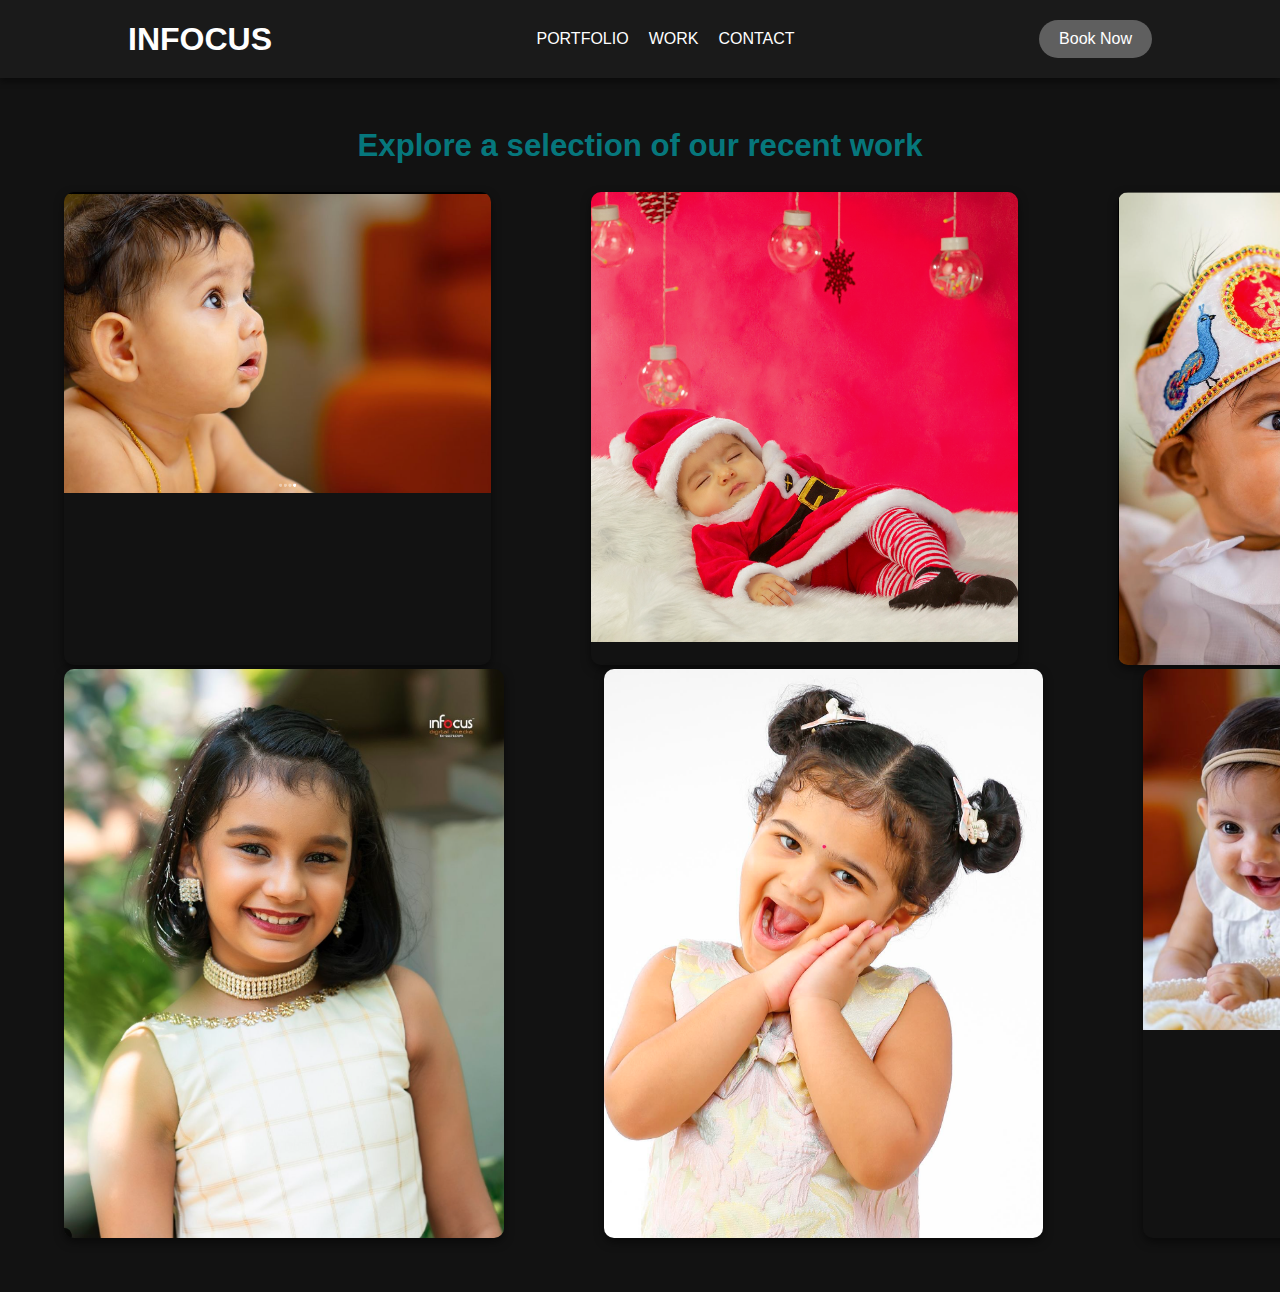
<file: baby.html>
<!DOCTYPE html>
<html lang="en">
<head>
    <meta charset="UTF-8">
    <meta name="viewport" content="width=device-width, initial-scale=1.0">
    <title>INFOCUS DIGITAL MEDIA</title>
    <link rel="stylesheet" href="wedding.css">
</head>
<body>
    <header>
        <div class="logo"><a href="index.html">INFOCUS</a></div>
        <nav>
            <ul>
                
                <li><a href="portfolio.html">PORTFOLIO</a></li>
                <li><a href="works.html">WORK</a></li>
                <li><a href="contact.html">CONTACT</a></li>
            </ul>
        </nav>
        <a href="booking.html" class="cta-button">Book Now</a>
    </header>
 <!--Gallerryyyyyy-->


<body>
    <!-- Gallery Section -->
    <section class="gallery" id="gallery">
        <h2>Explore a selection of our recent work</h2><br>
        
        <div class="gallery-grid">
            <div class="gallery-item">
                <img src="foto/25.png" alt="Photo 1">
            </div>
            <div class="gallery-item">
                <img src="foto/27.png" alt="Photo 2">
            </div>
            <div class="gallery-item">
                <img src="foto/28.png" alt="Photo 3">
            </div>
        </div>
        <div class="gallery-grid">
            <div class="gallery-item">
                <img src="foto/170.png" alt="Photo 4">
            </div>
            <div class="gallery-item">
                <img src="foto/200.png" alt="Photo 5">
            </div>
            <div class="gallery-item">
                <img src="foto/24.png" alt="Photo 6">
            </div>
        </div>
            <!-- Add more images as needed -->
        
    </section>
</body>
</html>
</file>
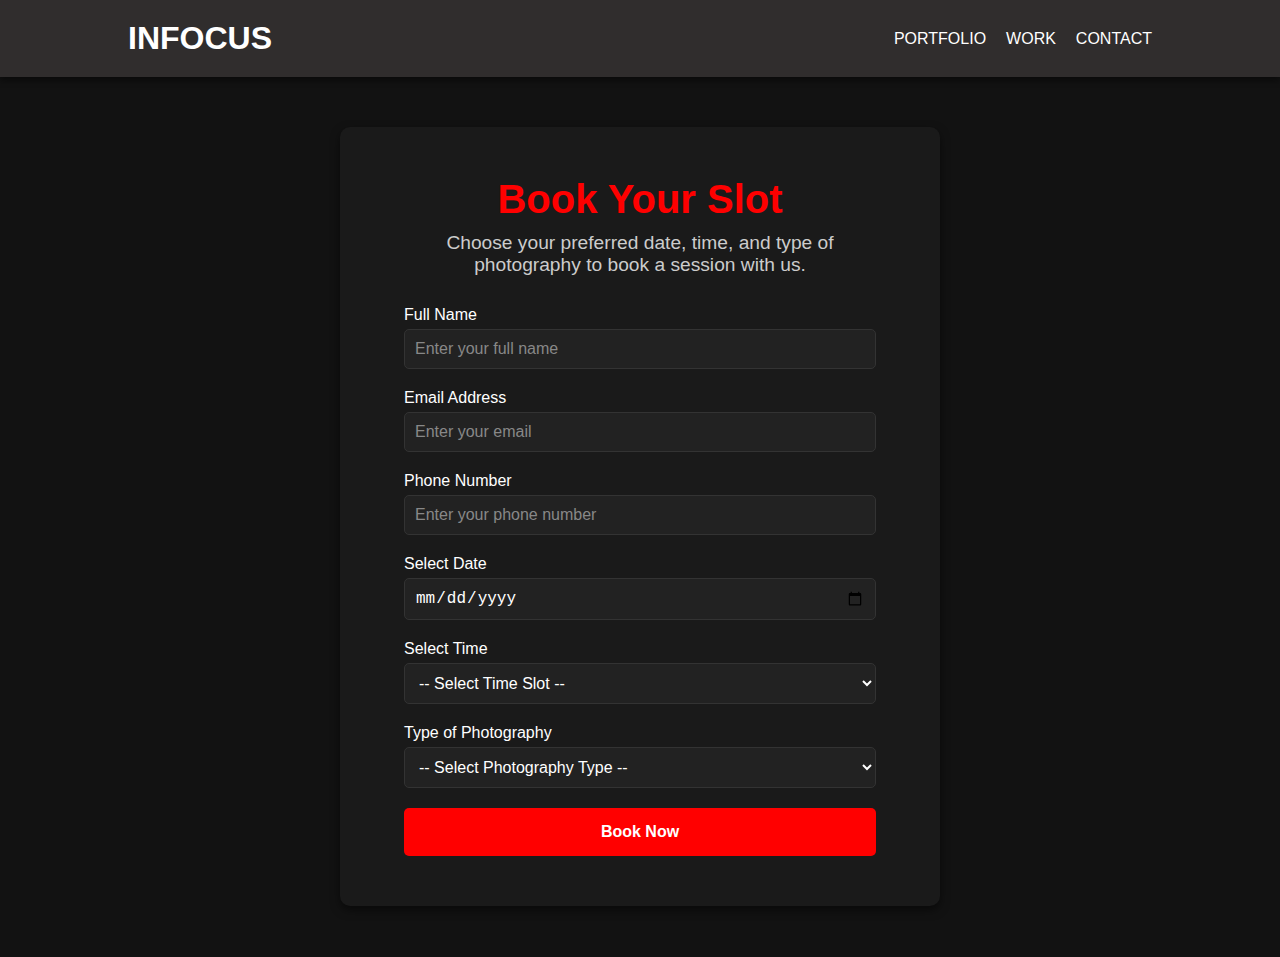
<file: booking.html>
<!DOCTYPE html>
<html lang="en">
<head>
    <meta charset="UTF-8">
    <meta name="viewport" content="width=device-width, initial-scale=1.0">
    <title>Slot Booking</title>
    <link rel="stylesheet" href="booking.css">
</head>
<body>
    <header>
        <div class="logo"><a href="index.html">INFOCUS</a> </div>
        <nav>
            <ul>
                
                <li><a href="portfolio.html">PORTFOLIO</a></li>
                <li><a href="works.html">WORK</a></li>
                <li><a href="contact.html">CONTACT</a></li>
            </ul>
        </nav>
        
    </header>
    <section class="booking-section">
        <h2>Book Your Slot</h2>
        <p class="booking-description">Choose your preferred date, time, and type of photography to book a session with us.</p>
        <form class="booking-form">
            <div class="form-group">
                <label for="name">Full Name</label>
                <input type="text" id="name" name="name" placeholder="Enter your full name" required>
            </div>
            <div class="form-group">
                <label for="email">Email Address</label>
                <input type="email" id="email" name="email" placeholder="Enter your email" required>
            </div>
            <div class="form-group">
                <label for="phone">Phone Number</label>
                <input type="tel" id="phone" name="phone" placeholder="Enter your phone number" required>
            </div>
            <div class="form-group">
                <label for="date">Select Date</label>
                <input type="date" id="date" name="date" required>
            </div>
            <div class="form-group">
                <label for="time">Select Time</label>
                <select id="time" name="time" required>
                    <option value="">-- Select Time Slot --</option>
                    <option value="10am-11am">10:00 AM - 11:00 AM</option>
                    <option value="11am-12pm">11:00 AM - 12:00 PM</option>
                    <option value="12pm-1pm">12:00 PM - 1:00 PM</option>
                    <option value="2pm-3pm">2:00 PM - 3:00 PM</option>
                    <option value="3pm-4pm">3:00 PM - 4:00 PM</option>
                </select>
            </div>
            <div class="form-group">
                <label for="photography">Type of Photography</label>
                <select id="photography" name="photography" required>
                    <option value="">-- Select Photography Type --</option>
                    <option value="wedding">Wedding Photography</option>
                    <option value="portrait">Portrait Photography</option>
                    <option value="product">Product Photography</option>
                    <option value="event">Event Photography</option>
                    <option value="landscape">Landscape Photography</option>
                </select>
            </div>
            <button type="submit" class="booking-btn">Book Now</button>
        </form>
    </section>
</body>
</html>
</file>
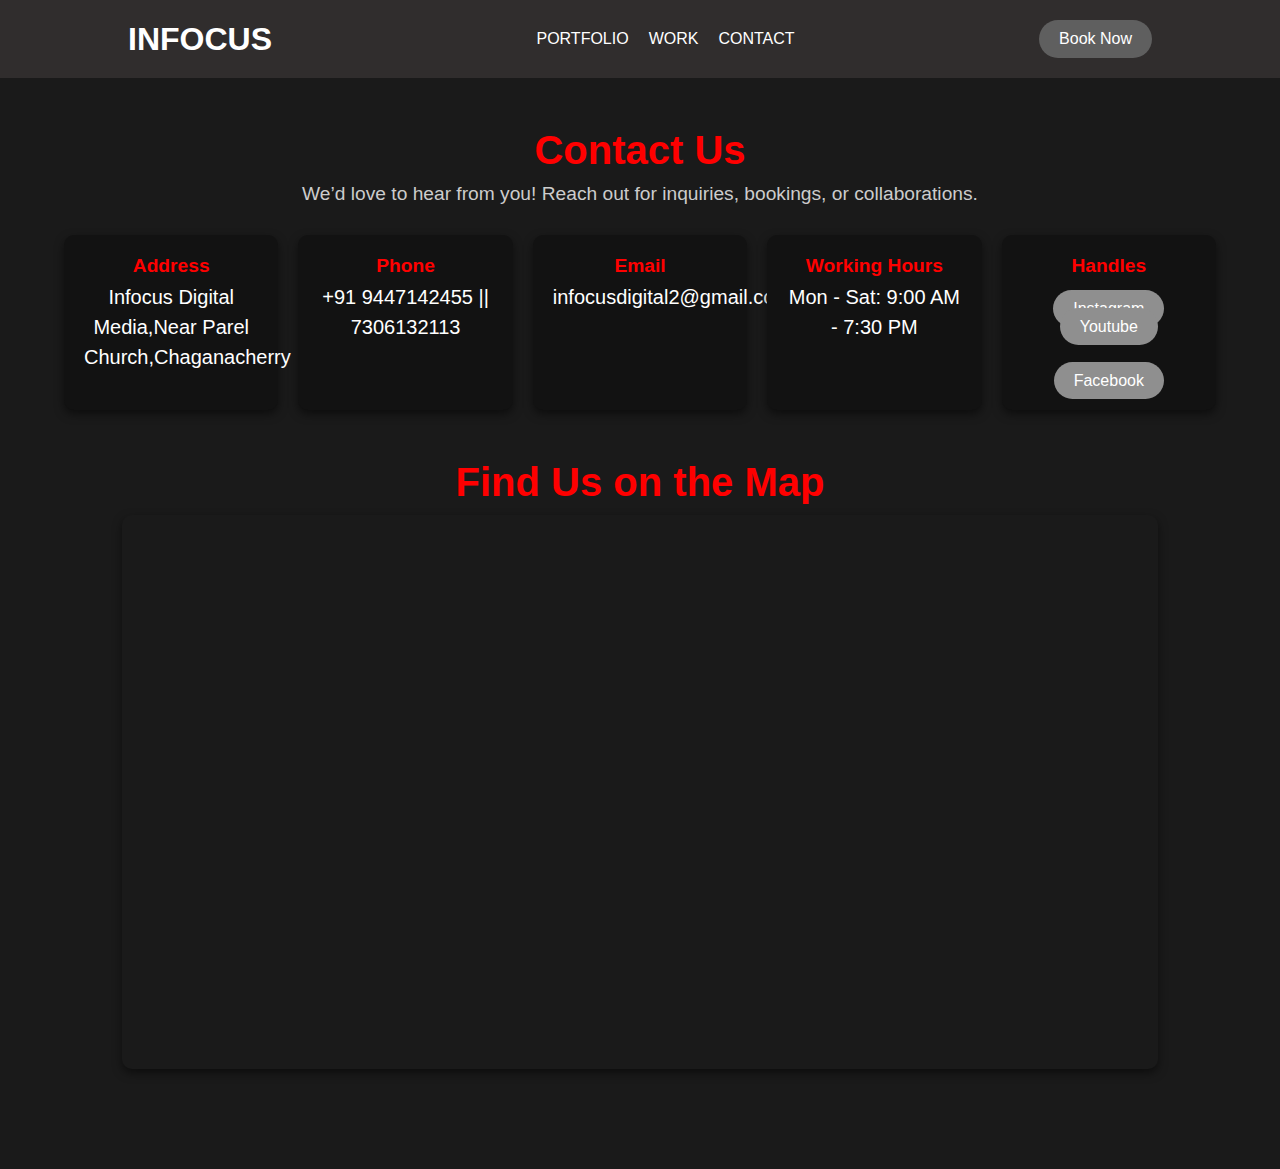
<file: contact.html>
<!DOCTYPE html>
<html lang="en">
<head>
    <meta charset="UTF-8">
    <meta name="viewport" content="width=device-width, initial-scale=1.0">
    <title>Contact Us</title>
    <link rel="stylesheet" href="contact.css">
</head>
<body>
    <header>
        <div class="logo"><a href="index.html">INFOCUS</a> </div>
        <nav>
            <ul>
                
                <li><a href="portfolio.html">PORTFOLIO</a></li>
                <li><a href="works.html">WORK</a></li>
                <li><a href="contact.html">CONTACT</a></li>
            </ul>
        </nav>
        <a href="booking.html" class="cta-button">Book Now</a>
    </header>
    <!-- Contact Section -->
    <section class="contact" id="contact">
        <h2>Contact Us</h2>
        <p class="contact-description">We’d love to hear from you! Reach out for inquiries, bookings, or collaborations.</p>
        <div class="contact-info">
            <div class="contact-item">
                <i class="fas fa-map-marker-alt"></i>
                <h2>Address</h2>
                <p>Infocus Digital Media,Near Parel Church,Chaganacherry</p>
            </div>
            <div class="contact-item">
                <i class="fas fa-phone-alt"></i>
                <h2>Phone</h2>
                <p>+91 9447142455 || 7306132113</p>
            </div>
            <div class="contact-item">
                <i class="fas fa-envelope"></i>
                <h2>Email</h2>
                <p>infocusdigital2@gmail.com</p>
            </div>
            <div class="contact-item">
                <i class="fas fa-clock"></i>
                <h2>Working Hours</h2>
                <p>Mon - Sat: 9:00 AM - 7:30 PM</p>
            </div>
            <div class="contact-item">
                <i class="fas fa-map-marker-alt"></i>
                <h2>Handles</h2><br>
                <a href="https://www.instagram.com/infocus_digital_media/" class="ct-button">Instagram</a>
                <a href="https://www.youtube.com/channel/UCrg8xzkPzfPZZhGVhfIKP_A" class="ct-button">Youtube</a><br>
                <br><br><a href="https://www.facebook.com/chackochen4/" class="ct-button">Facebook</a>
            </div>
        </div>
        <section class="map">
            <h2>Find Us on the Map</h2>
            <div class="map-container">
                
                <iframe src="https://www.google.com/maps/embed?pb=!1m18!1m12!1m3!1d1279.8477790052311!2d76.54987960973246!3d9.45398027582598!2m3!1f0!2f0!3f0!3m2!1i1024!2i768!4f13.1!3m3!1m2!1s0x3b0625fdd76afdc9%3A0xd9906969593d95e3!2sInfocus%20Digital%20Media!5e1!3m2!1sen!2sin!4v1731710134114!5m2!1sen!2sin" width="1900" height="550" style="border:0;" allowfullscreen="" loading="lazy" referrerpolicy="no-referrer-when-downgrade"></iframe>
            </div>
        </section>
        
    </section>
</body>
</html>
</file>
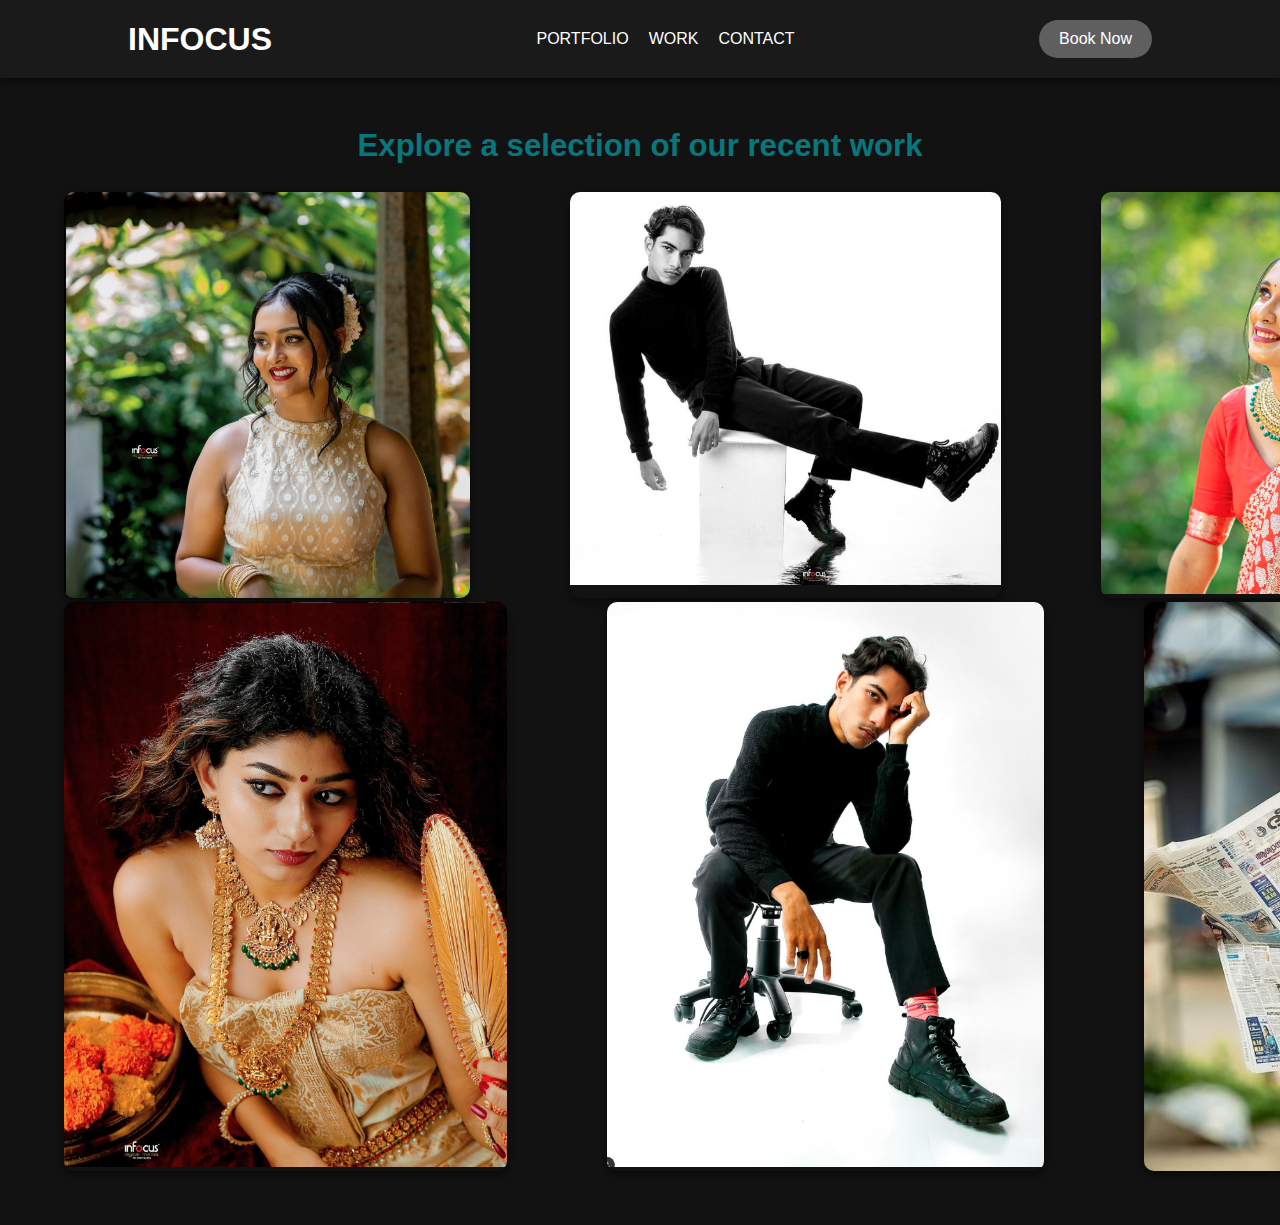
<file: portrait.html>
<!DOCTYPE html>
<html lang="en">
<head>
    <meta charset="UTF-8">
    <meta name="viewport" content="width=device-width, initial-scale=1.0">
    <title>INFOCUS DIGITAL MEDIA</title>
    <link rel="stylesheet" href="portrait.css">
</head>
<body>
    <header>
        <div class="logo"><a href="index.html">INFOCUS</a> </div>
        <nav>
            <ul>
                
                <li><a href="portfolio.html">PORTFOLIO</a></li>
                <li><a href="works.html">WORK</a></li>
                <li><a href="contact.html">CONTACT</a></li>
            </ul>
        </nav>
        <a href="booking.html" class="cta-button">Book Now</a>
    </header>

    <!--Gallerryyyyyy-->


<body>
    <!-- Gallery Section -->
    <section class="gallery" id="gallery">
        <h2>Explore a selection of our recent work</h2><br>
        
        <div class="gallery-grid">
            <div class="gallery-item">
                <img src="foto/22.png" alt="Photo 1">
            </div>
            <div class="gallery-item">
                <img src="foto/20.jpg" alt="Photo 2">
            </div>
            <div class="gallery-item">
                <img src="foto/070.png" alt="Photo 3">
            </div>
        </div>
        <div class="gallery-grid">
            <div class="gallery-item">
                <img src="foto/100.png" alt="Photo 4">
            </div>
            <div class="gallery-item">
                <img src="foto/190.png" alt="Photo 5">
            </div>
            <div class="gallery-item">
                <img src="foto/29.png" alt="Photo 6">
            </div>
        </div>
            <!-- Add more images as needed -->
        
    </section>
</body>
</html>
</file>
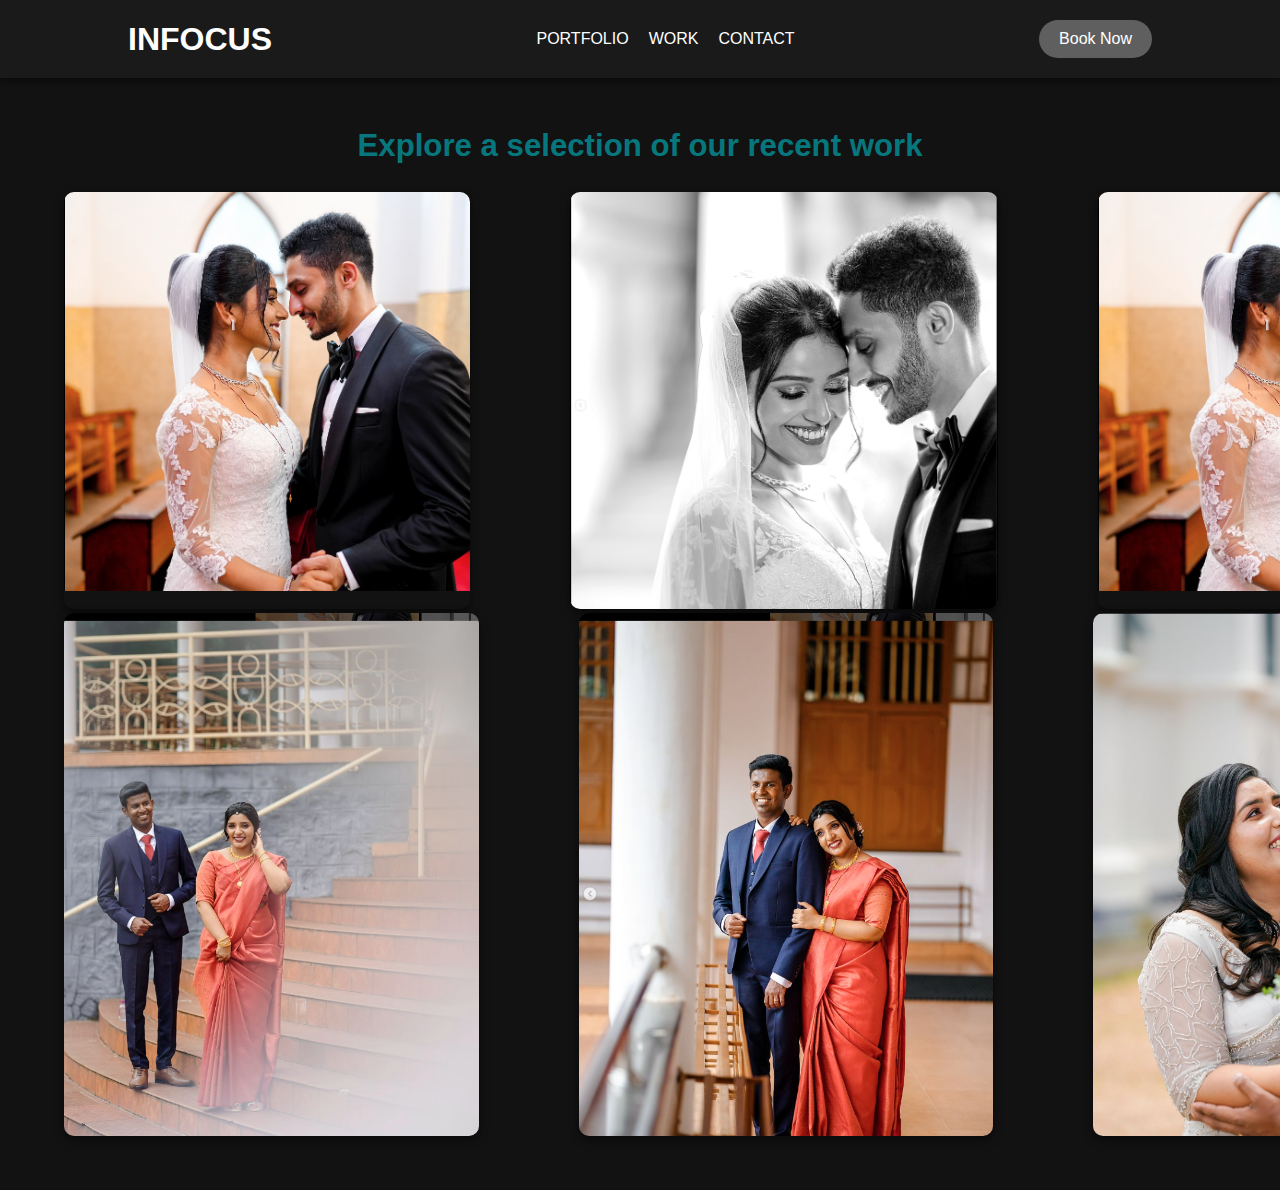
<file: wedding.html>
<!DOCTYPE html>
<html lang="en">
<head>
    <meta charset="UTF-8">
    <meta name="viewport" content="width=device-width, initial-scale=1.0">
    <title>INFOCUS DIGITAL MEDIA</title>
    <link rel="stylesheet" href="wedding.css">
</head>
<body>
    <header>
        <div class="logo"><a href="index.html">INFOCUS</a></div>
        <nav>
            <ul>
                
                <li><a href="portfolio.html">PORTFOLIO</a></li>
                <li><a href="works.html">WORK</a></li>
                <li><a href="contact.html">CONTACT</a></li>
            </ul>
        </nav>
        <a href="booking.html" class="cta-button">Book Now</a>
    </header>
 <!--Gallerryyyyyy-->


<body>
    <!-- Gallery Section -->
    <section class="gallery" id="gallery">
        <h2>Explore a selection of our recent work</h2><br>
        
        <div class="gallery-grid">
            <div class="gallery-item">
                <img src="foto/010.png" alt="Photo 1">
            </div>
            <div class="gallery-item">
                <img src="foto/020.png" alt="Photo 2">
            </div>
            <div class="gallery-item">
                <img src="foto/010.png" alt="Photo 3">
            </div>
        </div>
        <div class="gallery-grid">
            <div class="gallery-item">
                <img src="foto/040.png" alt="Photo 4">
            </div>
            <div class="gallery-item">
                <img src="foto/050.png" alt="Photo 5">
            </div>
            <div class="gallery-item">
                <img src="foto/060.png" alt="Photo 6">
            </div>
        </div>
            <!-- Add more images as needed -->
        
    </section>
</body>
</html>
</file>
<file: wedding.css>
/*header*/

* {
    margin: 0;
    padding: 0;
    box-sizing: border-box;
}

body {
    font-family: Arial, sans-serif;
    background-color: #afafaf;
    color: #ffffff;
}

header {
    display: flex;
    align-items: center;
    justify-content: space-between;
    padding: 20px 10%;
    background-color: #1a1a1a;
    box-shadow: 0px 4px 6px rgba(0, 0, 0, 0.4);
}

.logo {
    font-size: 1.8rem;
    font-weight: bold;
    color: #ffffff;
    cursor: pointer;
}
.logo a {
    text-decoration: none;
    color: #ffffff;
    font-size: 2rem;
    transition: color 0.3s ease;
}

nav ul {
    display: flex;
    list-style: none;
}

nav ul li {
    margin-left: 20px;
}

nav ul li a {
    text-decoration: none;
    color: #ffffff;
    font-size: 1rem;
    transition: color 0.3s ease;
}

nav ul li a:hover {
    color: #ff0000; /* Accent color for hover effect */
}

.cta-button {
    background-color: #5f5f5f;
    color: #ffffff;
    padding: 10px 20px;
    border-radius: 25px;
    text-decoration: none;
    font-size: 1rem;
    transition: background-color 0.3s ease;
}

.cta-button:hover {
    background-color: #ff0000;
}
/* galerryyyy*/

* {
    margin: 0;
    padding: 0;
    box-sizing: border-box;
}

body {
    font-family: Arial, sans-serif;
    background-color: #121212;
    color: #ffffff;
}

.gallery {
    padding: 50px 5%;
    text-align: center;
    color: #ffffff;
}

.gallery h2 {
    font-size:1.95rem;
    margin-bottom: 10px;
    color: #00acb5ad; /* Accent color */
}

.gallery-description {
    font-size: 1.2rem;
    color: #cccccc;
    margin-bottom: 30px;
}

.gallery-grid {
    display:inline-flex ;
    grid-template-columns: repeat(auto-fit, minmax(250px, 1fr));
    gap: 100px;
    width: 90rem;
    align-content: center;
}

.gallery-item {
    position: relative;
    overflow: hidden;
    border-radius: 10px;
    box-shadow: 0px 4px 10px rgba(0, 0, 0, 0.5);
}

.gallery-item img {
    width: 100%;
    height: auto;
    display: block;
    transition: transform 0.3s ease;
}

.gallery-item:hover img {
    transform: scale(1.05); /* Slight zoom effect on hover */
}
</file>
<file: booking.css>
* {
    margin: 0;
    padding: 0;
    box-sizing: border-box;
}

body {
    font-family: Arial, sans-serif;
    background-color: #afafaf;
    color: #ff0000;
}

header {
    display: flex;
    align-items: center;
    justify-content: space-between;
    padding: 20px 10%;
    background-color: #302d2d;
    box-shadow: 0px 4px 6px rgba(0, 0, 0, 0.4);
}

.logo {
    font-size: 1.8rem;
    font-weight: bold;
    color: #ffffff;
    cursor: pointer;
    
}

.logo a {
    text-decoration: none;
    color: #ffffff;
    transition: color 0.9s ease;
    
    font-size: 2rem;
    
}

nav ul {
    display: flex;
    list-style: none;
}

nav ul li {
    margin-left: 20px;
}

nav ul li a {
    text-decoration: none;
    color: #ffffff;
    font-size: 1rem;
    transition: color 0.9s ease;
}

nav ul li a:hover {
    color: #ff0000; /* Accent color for hover effect */
}

.cta-button {
    background-color: #5f5f5f;
    color: #ffffff;
    padding: 10px 20px;
    border-radius: 25px;
    text-decoration: none;
    font-size: 1rem;
    transition: background-color 0.3s ease;
}

.cta-button:hover {
    background-color: #ff0000;
}

/*booking*/
body {
    font-family: Arial, sans-serif;
    background-color: #121212;
    color: #ffffff;
    margin: 0;
    padding: 0;
}

.booking-section {
    padding: 50px 5%;
    text-align: center;
    background-color: #1a1a1a;
    border-radius: 10px;
    max-width: 600px;
    margin: 50px auto;
    box-shadow: 0 4px 10px rgba(0, 0, 0, 0.5);
}

.booking-section h2 {
    font-size: 2.5rem;
    color: #ff0000;
    margin-bottom: 10px;
}

.booking-description {
    font-size: 1.2rem;
    color: #cccccc;
    margin-bottom: 30px;
}

.booking-form {
    display: flex;
    flex-direction: column;
    gap: 20px;
}

.form-group {
    text-align: left;
}

.form-group label {
    display: block;
    margin-bottom: 5px;
    font-size: 1rem;
    color: #ffffff;
}

.form-group input,
.form-group select {
    width: 100%;
    padding: 10px;
    font-size: 1rem;
    border: 1px solid #333333;
    border-radius: 5px;
    background-color: #222222;
    color: #ffffff;
}

.form-group input::placeholder {
    color: #888888;
}

.form-group input:focus,
.form-group select:focus {
    outline: none;
    border-color: #ff0000;
}

.booking-btn {
    padding: 15px;
    font-size: 1rem;
    font-weight: bold;
    color: #ffffff;
    background-color: #ff0000;
    border: none;
    border-radius: 5px;
    cursor: pointer;
    transition: background-color 0.3s;
}

.booking-btn:hover {
    background-color: #009aa0;
}
</file>
<file: contact.css>
* {
    margin: 0;
    padding: 0;
    box-sizing: border-box;
}

body {
    font-family: Arial, sans-serif;
    background-color: #afafaf;
    color: #ff0000;
}

header {
    display: flex;
    align-items: center;
    justify-content: space-between;
    padding: 20px 10%;
    background-color: #302d2d;
    box-shadow: 0px 4px 6px rgba(0, 0, 0, 0.4);
}

.logo {
    font-size: 1.8rem;
    font-weight: bold;
    color: #ffffff;
    cursor: pointer;
    
}

.logo a {
    text-decoration: none;
    color: #ffffff;
    transition: color 0.9s ease;
    
    font-size: 2rem;
    
}

nav ul {
    display: flex;
    list-style: none;
}

nav ul li {
    margin-left: 20px;
}

nav ul li a {
    text-decoration: none;
    color: #ffffff;
    font-size: 1rem;
    transition: color 0.9s ease;
}

nav ul li a:hover {
    color: #ff0000; /* Accent color for hover effect */
}

.cta-button {
    background-color: #5f5f5f;
    color: #ffffff;
    padding: 10px 20px;
    border-radius: 25px;
    text-decoration: none;
    font-size: 1rem;
    transition: background-color 0.3s ease;
}

.cta-button:hover {
    background-color: #ff0000;
}

/*contact*/
.contact {
    padding: 50px 5%;
    text-align: center;
    background-color: #1a1a1a;
    color: #ffffff;
}

.contact h2 {
    font-size: 2.5rem;
    color: #ff0000;
    margin-bottom: 10px;
}

.contact-description {
    font-size: 1.2rem;
    color: #cccccc;
    margin-bottom: 30px;
}

.contact-info {
    display: grid;
    grid-template-columns: repeat(auto-fit, minmax(200px, 1fr));
    gap: 20px;
    margin-top: 20px;
}

.contact-item {
    background-color: #121212;
    padding: 20px;
    border-radius: 10px;
    box-shadow: 0px 4px 10px rgba(0, 0, 0, 0.5);
    text-align: center;
}

.contact-item i {
    font-size: 2rem;
    color: #00adb5;
    margin-bottom: 10px;
}

.contact-item h2 {
    font-size: 1.2rem;
    color: #ff0000;
    margin-bottom: 5px;
}

.contact-item p {
    font-size: 20px;
    color: #ffffff;
    line-height: 1.5;
}
/* map*/
.map {
    text-align: center;
    padding: 50px 5%;
    background-color: #1a1a1a;
    color: #ffffff;
}

.map h2 {
    font-size: 2.5rem;
    color: #ff0000;
    
}

.map-container {
    border-radius: 10px;
    overflow: hidden;
    box-shadow: 0px 4px 10px rgba(0, 0, 0, 0.5);
}
.ct-button {
    background-color: #8f8f8f;
    color: #ffffff;
    padding: 10px 20px;
    border-radius: 25px;
    text-decoration: none;
    font-size: 1rem;
    transition: background-color 0.3s ease;
    
}

.ct-button:hover {
    background-color: #ff0000;
}
</file>
<file: portrait.css>
/*header*/

* {
    margin: 0;
    padding: 0;
    box-sizing: border-box;
}

body {
    font-family: Arial, sans-serif;
    background-color: #afafaf;
    color: #ffffff;
}

header {
    display: flex;
    align-items: center;
    justify-content: space-between;
    padding: 20px 10%;
    background-color: #1a1a1a;
    box-shadow: 0px 4px 6px rgba(0, 0, 0, 0.4);
}

.logo {
    font-size: 1.8rem;
    font-weight: bold;
    color: #ffffff;
    cursor: pointer;
}
.logo a {
    text-decoration: none;
    color: #ffffff;
    font-size: 2rem;
    transition: color 0.3s ease;
}

nav ul {
    display: flex;
    list-style: none;
}

nav ul li {
    margin-left: 20px;
}

nav ul li a {
    text-decoration: none;
    color: #ffffff;
    font-size: 1rem;
    transition: color 0.3s ease;
}

nav ul li a:hover {
    color: #ff0000; /* Accent color for hover effect */
}

.cta-button {
    background-color: #5f5f5f;
    color: #ffffff;
    padding: 10px 20px;
    border-radius: 25px;
    text-decoration: none;
    font-size: 1rem;
    transition: background-color 0.3s ease;
}

.cta-button:hover {
    background-color: #ff0000;
}
/* galerryyyy*/

* {
    margin: 0;
    padding: 0;
    box-sizing: border-box;
}

body {
    font-family: Arial, sans-serif;
    background-color: #121212;
    color: #ffffff;
}

.gallery {
    padding: 50px 5%;
    text-align: center;
    color: #ffffff;
}

.gallery h2 {
    font-size:1.95rem;
    margin-bottom: 10px;
    color: #00acb5ad; /* Accent color */
}

.gallery-description {
    font-size: 1.2rem;
    color: #cccccc;
    margin-bottom: 30px;
}

.gallery-grid {
    display:inline-flex ;
    grid-template-columns: repeat(auto-fit, minmax(250px, 1fr));
    gap: 100px;
    width: 90rem;
    align-content: center;
}

.gallery-item {
    position: relative;
    overflow: hidden;
    border-radius: 10px;
    box-shadow: 0px 4px 10px rgba(0, 0, 0, 0.5);
}

.gallery-item img {
    width: 100%;
    height: auto;
    display: block;
    transition: transform 0.3s ease;
}

.gallery-item:hover img {
    transform: scale(1.05); /* Slight zoom effect on hover */
}
</file>
